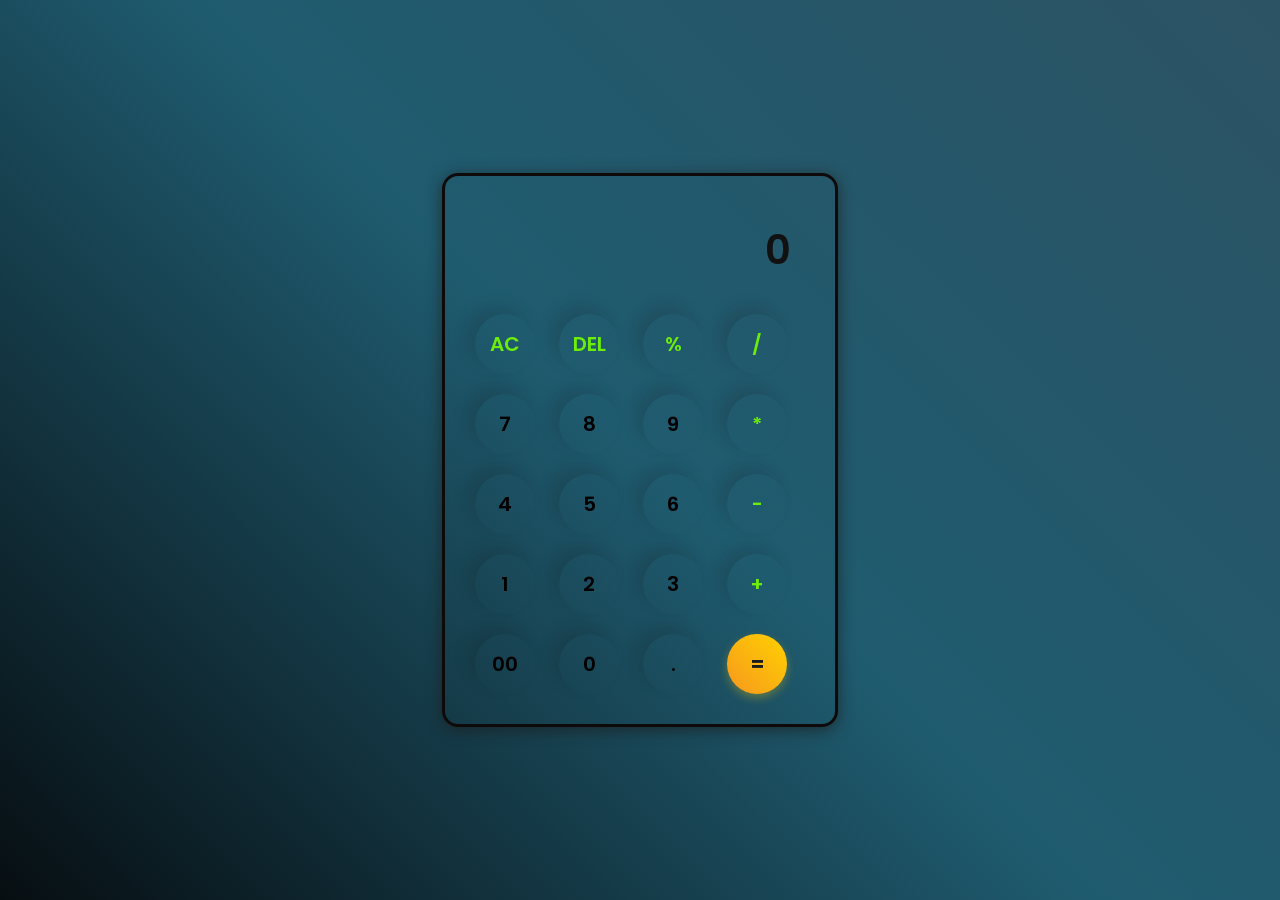
<file: index.html>
<!DOCTYPE html>
<html lang="en">
<head>
    <meta charset="UTF-8">
    <meta name="viewport" content="width=device-width, initial-scale=1.0">
    <link rel="stylesheet" href="style.css" class="css">
    <title>Calculator</title>
</head>
<body>
    <div class="calculator">
        <input type="text" placeholder="0" id="inputBox">
        <div>
            <button class="operator ">AC</button>
            <button class="operator">DEL</button>
            <button class="operator">%</button>
            <button class="operator">/</button>
        </div>
        <div>
            <button>7</button>
            <button>8</button>
            <button >9</button>
            <button class="operator">*</button>
        </div>
        <div>
            <button>4</button>
            <button>5</button>
            <button>6</button>
            <button class="operator">-</button>
        </div>
        <div>
            <button>1</button>
            <button>2</button>
            <button>3</button>
            <button class="operator">+</button>
        </div>
        <div>
            <button>00</button>
            <button>0</button>
            <button>.</button>
            <button class="equalBtn">=</button>
        </div>
    </div>

    <script src="script.js"></script>
</body>
</html>
</file>
<file: style.css>
@import url('https://fonts.googleapis.com/css2?family=Libertinus+Serif:ital,wght@0,400;0,600;0,700;1,400;1,600;1,700&family=Mozilla+Headline:wght@200..700&family=Outfit:wght@100..900&family=Poppins:ital,wght@0,100;0,200;0,300;0,400;0,500;0,600;0,700;0,800;0,900;1,100;1,200;1,300;1,400;1,500;1,600;1,700;1,800;1,900&display=swap');
*{
    margin: 0;
    padding: 0;
    box-sizing: border-box;
    font-family: "Poppins", sans-serif;
    font-weight: 600;
    font-style: normal;
}
body{
    width: 100%;
    height: 100vh;
    display: flex;
    justify-content: center;
    align-items: center;
    background: linear-gradient(45deg, #070e12, #1f5b6f, #2c5364);

}
.calculator{
    border: solid rgb(15, 10, 10);
    padding: 20px;
    border-radius: 16px;
    background-color: transparent;
    box-shadow: 0px 3px 15px rgba(28, 28, 28, 0.7);
}
.calculator:hover{
     box-shadow: 0px 3px 15px rgba(18, 17, 17, 0.868);
    transform: scale(1.05);
}
input{
    width: 350px;
    border: none;
    padding: 24px;
    margin: 0px;
    background: transparent;
    font-size: 40px;
    text-align: right;
    cursor: pointer;
}
input::placeholder{
    color: rgb(18, 17, 17);
}
button{
    border: none;
    width: 60px;
    height: 60px;
    margin: 10px;
    border-radius: 50%;
    background: transparent;
    font-size: 20px;
    box-shadow: -8px -8px 15px rgba(17, 17, 17, 0.15);
    cursor: pointer;
}
button:hover{
   background: linear-gradient(45deg, #00c6ff, #0072ff);
  color: #fff;
  transform: scale(1.05);
  box-shadow: 0 6px 15px rgba(15, 15, 17, 0.834);
}
.equalBtn{
  background: linear-gradient(45deg, #f7971e, #ffd200);
  color: #1b1b1b;
  font-weight: bold;
  box-shadow: 0 4px 10px rgba(255, 210, 0, 0.3);
  transition: all 0.3s ease;
}
.operator{
    color: #6dee0a;
}
</file>
